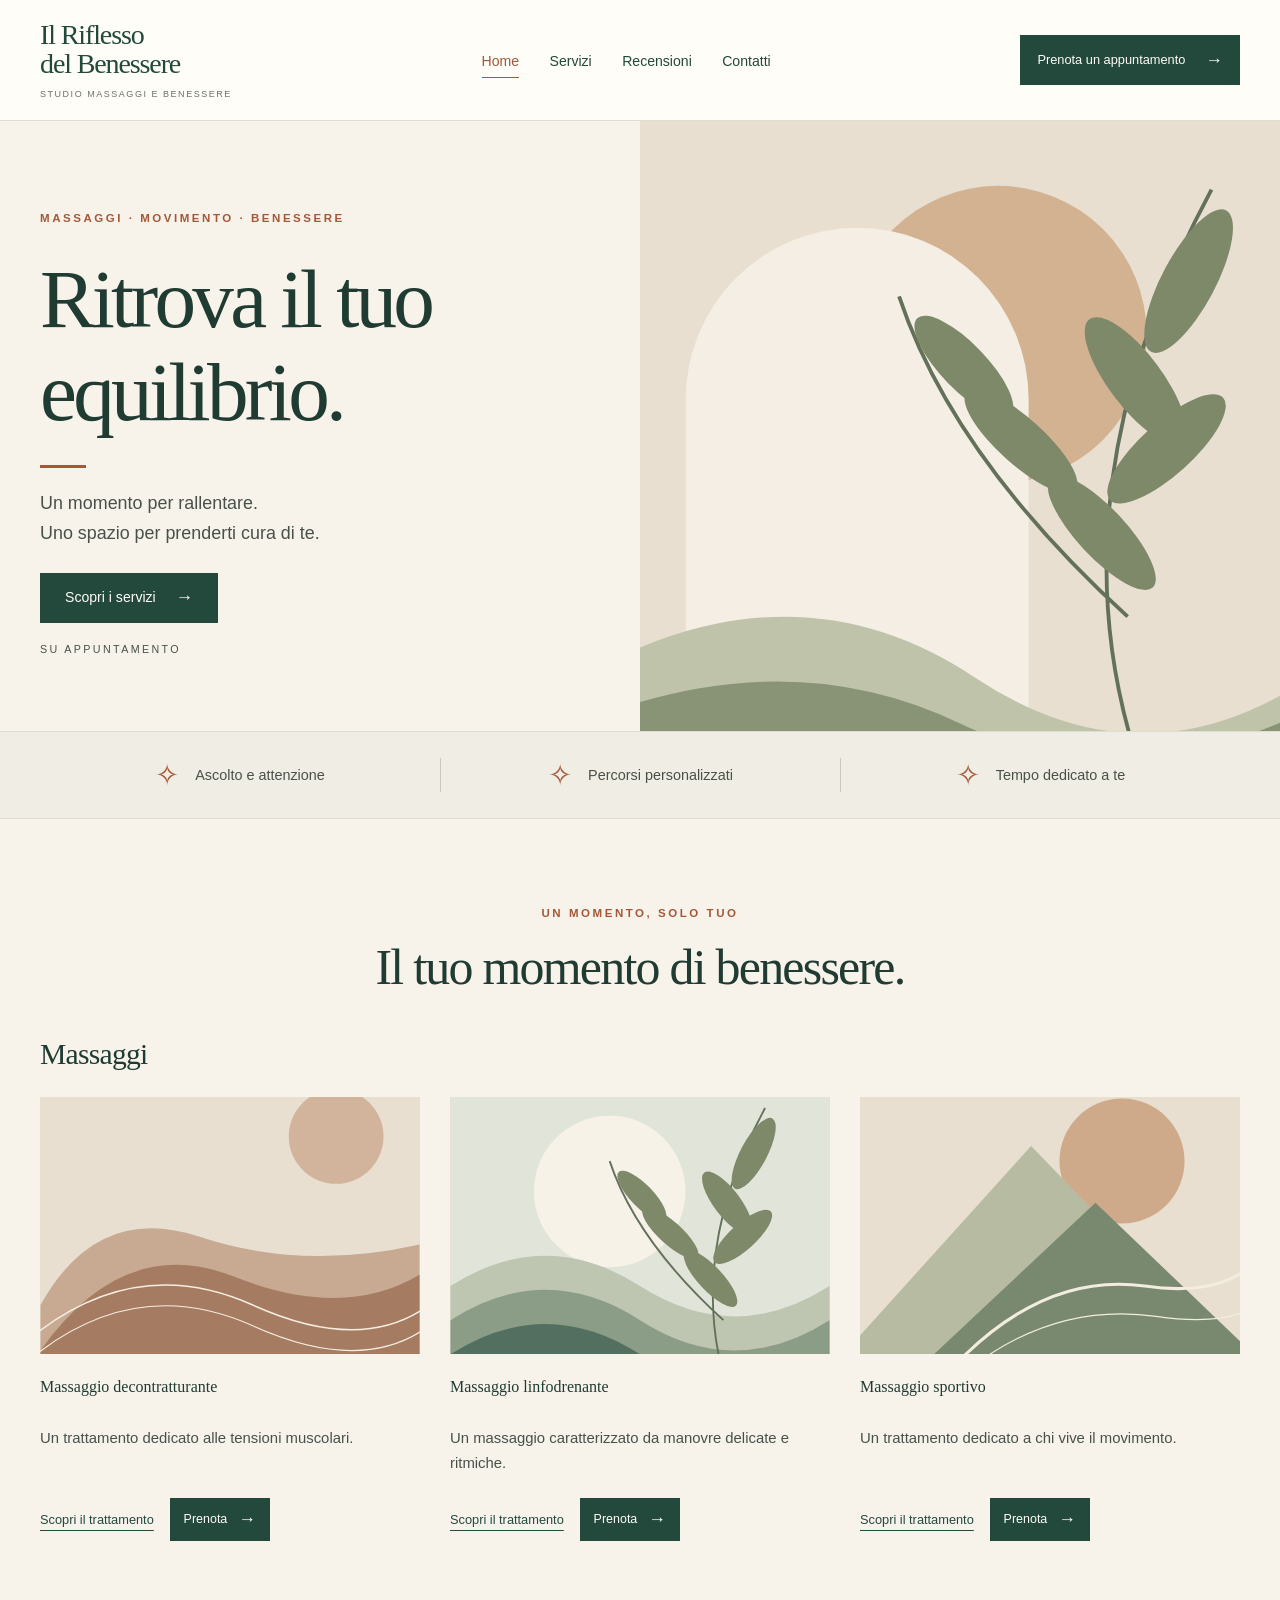
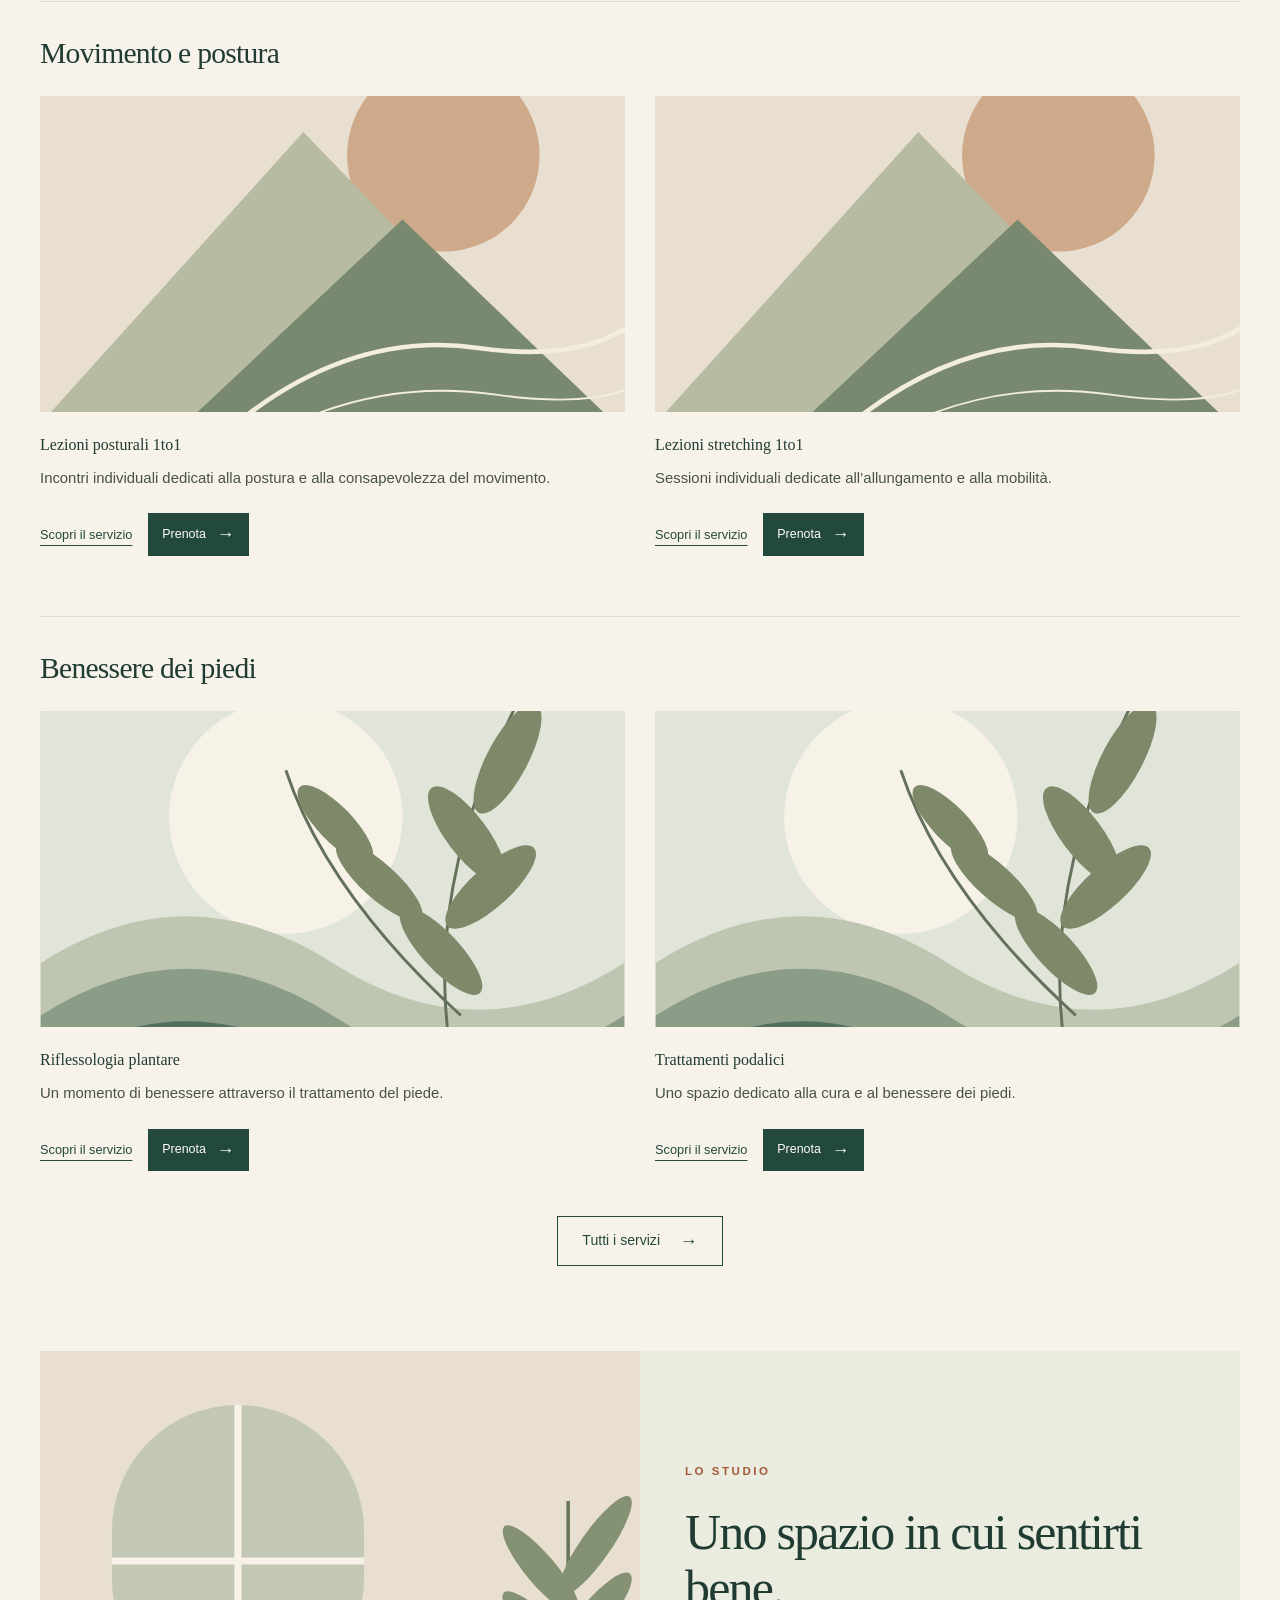
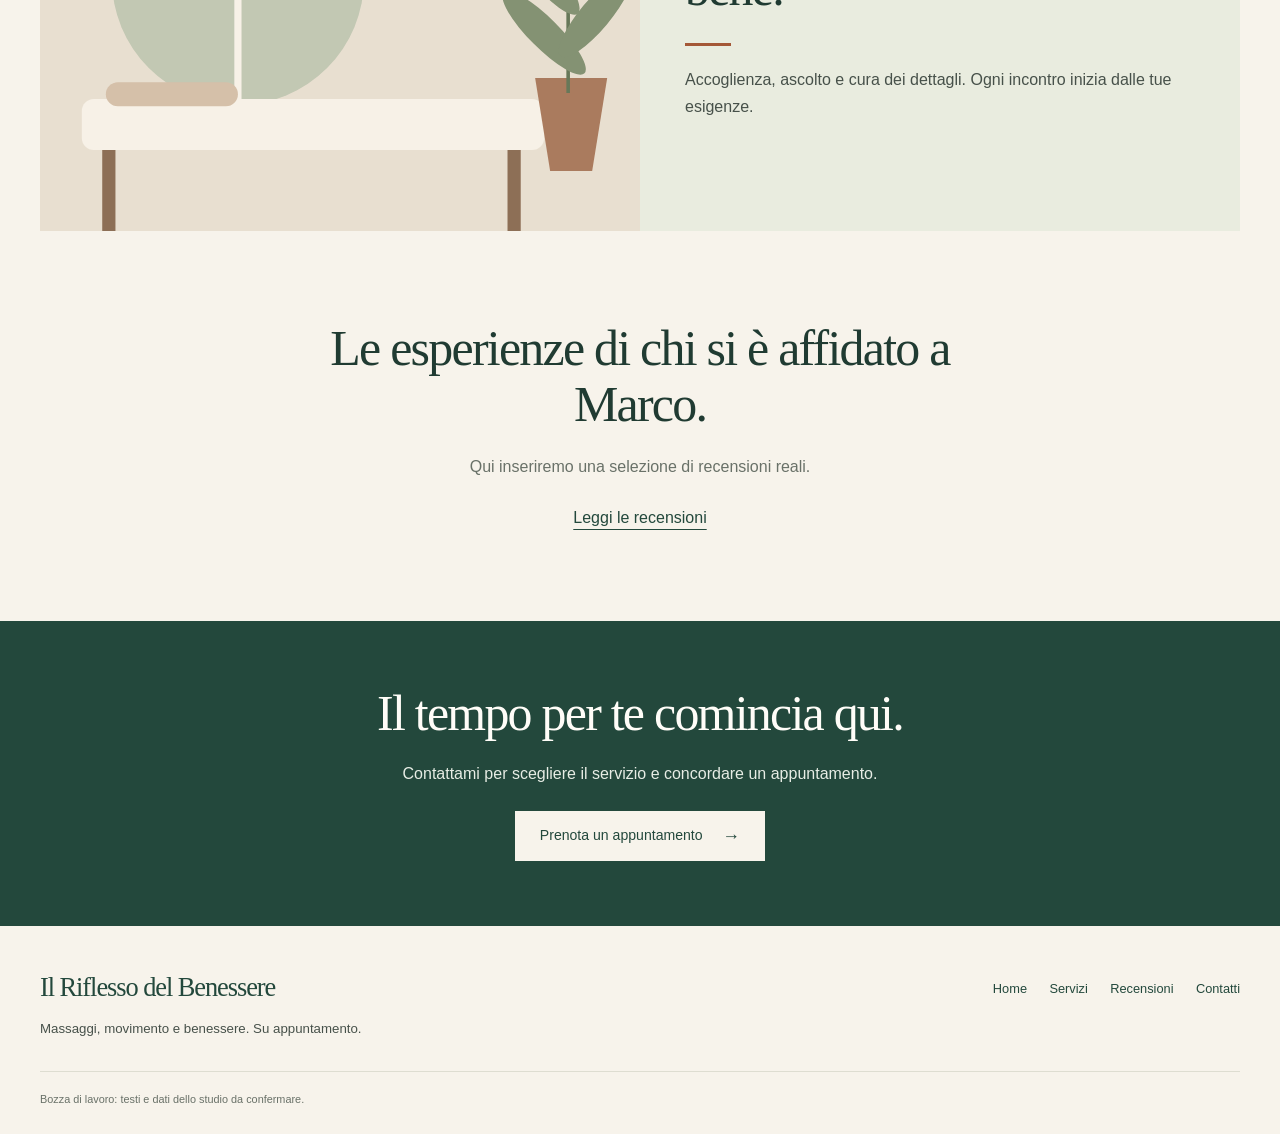
<file: index.html>
<!DOCTYPE html>
<html lang="it">
<head>
  <meta charset="UTF-8">
  <meta name="viewport" content="width=device-width, initial-scale=1.0">
  <meta name="description" content="Massaggi e lezioni individuali per dedicare tempo al tuo benessere.">
  <title>Home | Il Riflesso del Benessere</title>
  <link rel="stylesheet" href="styles.css">
</head>
<body>
  <!-- BOZZA: confermare testi e dati dello studio con Marco.
       Immagini vettoriali decorative provvisorie; sostituire con fotografie dello studio. Prenotazioni tramite collegamento esterno TidyCal. -->
  <a class="skip-link" href="#contenuto">Vai al contenuto</a>
  <header class="site-header">
    <div class="container header-inner">
      <a class="brand" href="index.html"><span class="brand-name">Il Riflesso <span>del Benessere</span></span> <span class="brand-caption">Studio massaggi e benessere</span></a>
      <nav aria-label="Navigazione principale">
        <ul>
          <li><a href="index.html" aria-current="page">Home</a></li>
          <li><a href="servizi.html">Servizi</a></li>
          <li><a href="recensioni.html">Recensioni</a></li>
          <li><a href="contatti.html">Contatti</a></li>
        </ul>
      </nav>
      <a class="button" href="https://tidycal.com/rdbmassaggi/riflessologia-plantare-primo-trattamentovalutazione">Prenota un appuntamento</a>
    </div>
  </header>
  <main id="contenuto">
    <section class="hero" aria-labelledby="hero-title">
      <div class="container hero-inner">
        <div class="hero-content">
          <p class="eyebrow">Massaggi · Movimento · Benessere</p>
          <h1 id="hero-title">Ritrova il tuo equilibrio.</h1>
          <p>Un momento per rallentare.<br>Uno spazio per prenderti cura di te.</p>
          <a class="button" href="servizi.html">Scopri i servizi</a>
          <p>Su appuntamento</p>
        </div>
        <div class="visual"><img src="immagini/equilibrio.svg" alt="" width="1000" height="800" fetchpriority="high"></div>
      </div>
    </section>
    <section class="values" aria-label="L’approccio dello studio">
      <ul class="container">
        <li>Ascolto e attenzione</li>
        <li>Percorsi personalizzati</li>
        <li>Tempo dedicato a te</li>
      </ul>
    </section>
    <section class="featured-services container" aria-labelledby="services-title">
      <p class="eyebrow">Un momento, solo tuo</p>
      <h2 id="services-title">Il tuo momento di benessere.</h2>
      <section class="home-service-group" aria-labelledby="home-massaggi-title">
        <h3 id="home-massaggi-title" class="category-title">Massaggi</h3>
      <div class="services-grid">
        <article class="service-card">
          <div class="visual"><img src="immagini/massaggi.svg" alt="" width="1000" height="800" loading="lazy"></div>
          <h4>Massaggio decontratturante</h4>
          <p>Un trattamento dedicato alle tensioni muscolari.</p>
          <div class="service-actions">
            <a href="servizi.html#decontratturante">Scopri il trattamento</a>
            <a class="button" href="https://tidycal.com/rdbmassaggi/riflessologia-plantare-primo-trattamentovalutazione">Prenota</a>
          </div>
        </article>
        <article class="service-card">
          <div class="visual"><img src="immagini/leggerezza.svg" alt="" width="1000" height="800" loading="lazy"></div>
          <h4>Massaggio linfodrenante</h4>
          <p>Un massaggio caratterizzato da manovre delicate e ritmiche.</p>
          <div class="service-actions">
            <a href="servizi.html#linfodrenante">Scopri il trattamento</a>
            <a class="button" href="https://tidycal.com/rdbmassaggi/riflessologia-plantare-primo-trattamentovalutazione">Prenota</a>
          </div>
        </article>
        <article class="service-card">
          <div class="visual"><img src="immagini/movimento.svg" alt="" width="1000" height="800" loading="lazy"></div>
          <h4>Massaggio sportivo</h4>
          <p>Un trattamento dedicato a chi vive il movimento.</p>
          <div class="service-actions">
            <a href="servizi.html#sportivo">Scopri il trattamento</a>
            <a class="button" href="https://tidycal.com/rdbmassaggi/riflessologia-plantare-primo-trattamentovalutazione">Prenota</a>
          </div>
        </article>
      </div>
      </section>
      <section class="home-service-group" aria-labelledby="home-movimento-title">
        <h3 id="home-movimento-title" class="category-title">Movimento e postura</h3>
        <div class="services-grid services-grid-two">
          <article class="service-card">
            <div class="visual"><img src="immagini/movimento.svg" alt="" width="1000" height="800" loading="lazy"></div>
            <h4>Lezioni posturali 1to1</h4>
            <p>Incontri individuali dedicati alla postura e alla consapevolezza del movimento.</p>
            <div class="service-actions">
              <a href="servizi.html#posturale">Scopri il servizio</a>
              <a class="button" href="https://tidycal.com/rdbmassaggi/riflessologia-plantare-primo-trattamentovalutazione">Prenota</a>
            </div>
          </article>
          <article class="service-card">
            <div class="visual"><img src="immagini/movimento.svg" alt="" width="1000" height="800" loading="lazy"></div>
            <h4>Lezioni stretching 1to1</h4>
            <p>Sessioni individuali dedicate all’allungamento e alla mobilità.</p>
            <div class="service-actions">
              <a href="servizi.html#stretching">Scopri il servizio</a>
              <a class="button" href="https://tidycal.com/rdbmassaggi/riflessologia-plantare-primo-trattamentovalutazione">Prenota</a>
            </div>
          </article>
        </div>
      </section>
      <section class="home-service-group" aria-labelledby="home-piedi-title">
        <h3 id="home-piedi-title" class="category-title">Benessere dei piedi</h3>
        <div class="services-grid services-grid-two">
          <article class="service-card">
            <div class="visual"><img src="immagini/leggerezza.svg" alt="" width="1000" height="800" loading="lazy"></div>
            <h4>Riflessologia plantare</h4>
            <p>Un momento di benessere attraverso il trattamento del piede.</p>
            <div class="service-actions">
              <a href="servizi.html#riflessologia">Scopri il servizio</a>
              <a class="button" href="https://tidycal.com/rdbmassaggi/riflessologia-plantare-primo-trattamentovalutazione">Prenota</a>
            </div>
          </article>
          <article class="service-card">
            <div class="visual"><img src="immagini/leggerezza.svg" alt="" width="1000" height="800" loading="lazy"></div>
            <h4>Trattamenti podalici</h4>
            <p>Uno spazio dedicato alla cura e al benessere dei piedi.</p>
            <div class="service-actions">
              <a href="servizi.html#podalici">Scopri il servizio</a>
              <a class="button" href="https://tidycal.com/rdbmassaggi/riflessologia-plantare-primo-trattamentovalutazione">Prenota</a>
            </div>
          </article>
        </div>
      </section>
      <a class="button" href="servizi.html">Tutti i servizi</a>
    </section>
    <section class="studio container" aria-labelledby="studio-title">
      <div class="visual"><img src="immagini/studio.svg" alt="" width="1000" height="800" loading="lazy"></div>
      <div class="studio-content">
        <p class="eyebrow">Lo studio</p>
        <h2 id="studio-title">Uno spazio in cui sentirti bene.</h2>
        <p>Accoglienza, ascolto e cura dei dettagli. Ogni incontro inizia dalle tue esigenze.</p>
        <!-- Aggiungere presentazione di Marco e qualifiche verificate. -->
      </div>
    </section>
    <section class="reviews-preview container" aria-labelledby="reviews-title">
      <h2 id="reviews-title">Le esperienze di chi si è affidato a Marco.</h2>
      <p>Qui inseriremo una selezione di recensioni reali.</p>
      <a href="recensioni.html">Leggi le recensioni</a>
    </section>
    <section class="contact-cta" aria-labelledby="cta-title">
      <div class="container">
        <h2 id="cta-title">Il tempo per te comincia qui.</h2>
        <p>Contattami per scegliere il servizio e concordare un appuntamento.</p>
        <a class="button" href="https://tidycal.com/rdbmassaggi/riflessologia-plantare-primo-trattamentovalutazione">Prenota un appuntamento</a>
        <!-- Aggiungere collegamento WhatsApp quando il numero sarà confermato. -->
      </div>
    </section>
  </main>
  <footer class="site-footer">
    <div class="container">
      <a class="brand" href="index.html">Il Riflesso del Benessere</a>
      <p>Massaggi, movimento e benessere. Su appuntamento.</p>
      <nav aria-label="Navigazione nel piè di pagina">
        <ul>
          <li><a href="index.html">Home</a></li>
          <li><a href="servizi.html">Servizi</a></li>
          <li><a href="recensioni.html">Recensioni</a></li>
          <li><a href="contatti.html">Contatti</a></li>
        </ul>
      </nav>
      <!-- Inserire dati attività e collegamenti alle informative prima della pubblicazione. -->
      <p class="draft-note">Bozza di lavoro: testi e dati dello studio da confermare.</p>
    </div>
  </footer>
</body>
</html>
</file>
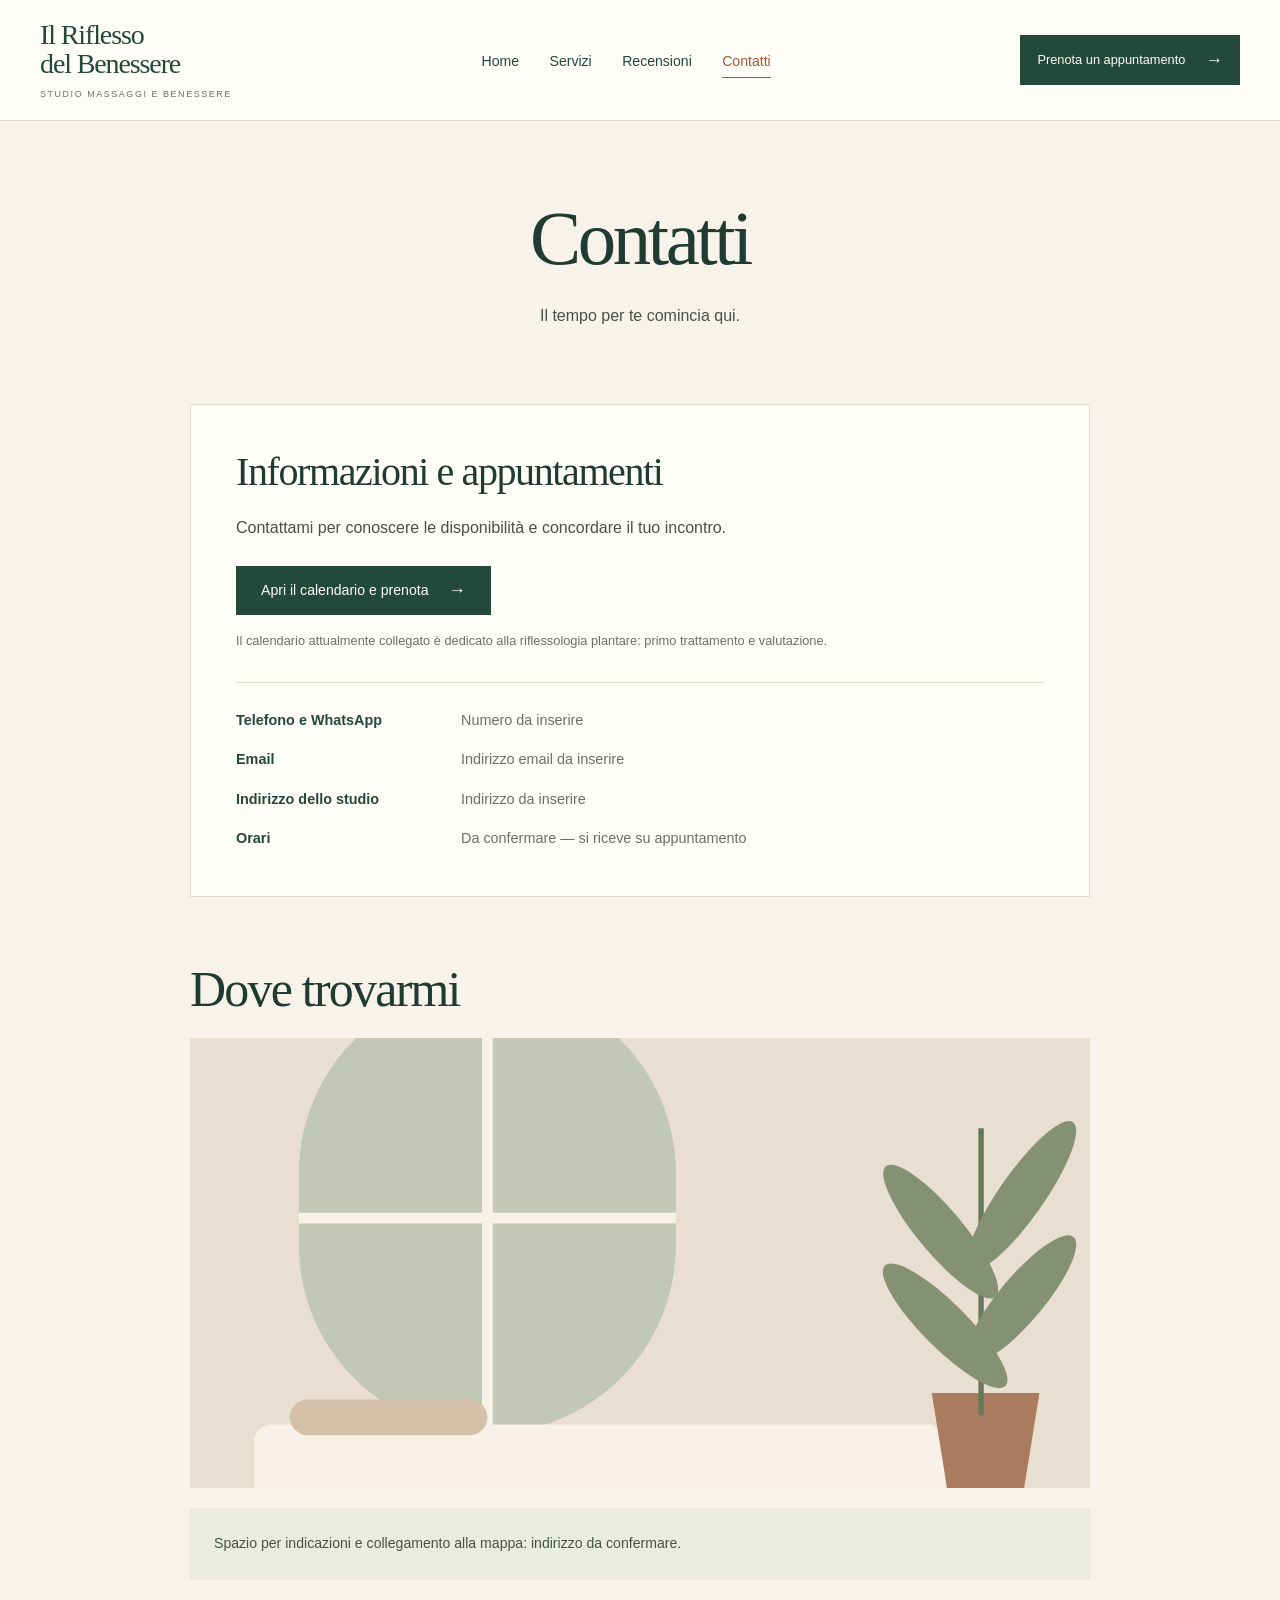
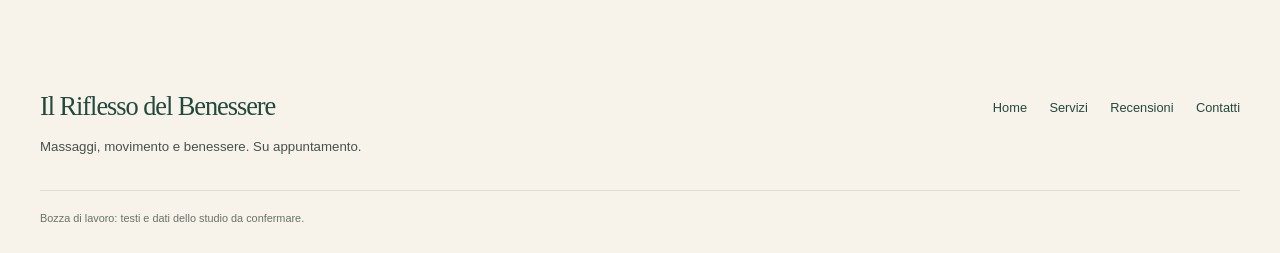
<file: contatti.html>
<!DOCTYPE html>
<html lang="it">
<head>
  <meta charset="UTF-8">
  <meta name="viewport" content="width=device-width, initial-scale=1.0">
  <meta name="description" content="Contatta lo studio per informazioni sui servizi e per concordare un appuntamento.">
  <title>Contatti | Il Riflesso del Benessere</title>
  <link rel="stylesheet" href="styles.css">
</head>
<body>
  <!-- BOZZA: confermare testi e dati dello studio con Marco.
       Immagini vettoriali decorative provvisorie; sostituire con fotografie dello studio. Prenotazioni tramite collegamento esterno TidyCal. -->
  <a class="skip-link" href="#contenuto">Vai al contenuto</a>
  <header class="site-header">
    <div class="container header-inner">
      <a class="brand" href="index.html"><span class="brand-name">Il Riflesso <span>del Benessere</span></span> <span class="brand-caption">Studio massaggi e benessere</span></a>
      <nav aria-label="Navigazione principale">
        <ul>
          <li><a href="index.html">Home</a></li>
          <li><a href="servizi.html">Servizi</a></li>
          <li><a href="recensioni.html">Recensioni</a></li>
          <li><a href="contatti.html" aria-current="page">Contatti</a></li>
        </ul>
      </nav>
      <a class="button" href="https://tidycal.com/rdbmassaggi/riflessologia-plantare-primo-trattamentovalutazione">Prenota un appuntamento</a>
    </div>
  </header>
  <main id="contenuto">
    <section class="page-intro container">
      <h1>Contatti</h1>
      <p>Il tempo per te comincia qui.</p>
    </section>
    <section id="appuntamento" class="contact-details container" aria-labelledby="appointment-title">
      <h2 id="appointment-title">Informazioni e appuntamenti</h2>
      <p>Contattami per conoscere le disponibilità e concordare il tuo incontro.</p>
      <a class="button" href="https://tidycal.com/rdbmassaggi/riflessologia-plantare-primo-trattamentovalutazione">Apri il calendario e prenota</a>
      <p class="booking-note">Il calendario attualmente collegato è dedicato alla riflessologia plantare: primo trattamento e valutazione.</p>
      <dl>
        <dt>Telefono e WhatsApp</dt><dd>Numero da inserire</dd>
        <dt>Email</dt><dd>Indirizzo email da inserire</dd>
        <dt>Indirizzo dello studio</dt><dd>Indirizzo da inserire</dd>
        <dt>Orari</dt><dd>Da confermare — si riceve su appuntamento</dd>
      </dl>
      <!-- Dopo la conferma dei recapiti: collegamenti tel:, mailto: e WhatsApp.
           Calendario TidyCal collegato tramite link esterno.
           Nessun modulo attivo finché non è predisposta la gestione delle richieste. -->
    </section>
    <section class="location container" aria-labelledby="location-title">
      <h2 id="location-title">Dove trovarmi</h2>
      <div class="visual"><img src="immagini/studio.svg" alt="" width="1000" height="800" loading="lazy"></div>
      <div class="map-placeholder"><p>Spazio per indicazioni e collegamento alla mappa: indirizzo da confermare.</p></div>
    </section>
  </main>
  <footer class="site-footer">
    <div class="container">
      <a class="brand" href="index.html">Il Riflesso del Benessere</a>
      <p>Massaggi, movimento e benessere. Su appuntamento.</p>
      <nav aria-label="Navigazione nel piè di pagina">
        <ul>
          <li><a href="index.html">Home</a></li>
          <li><a href="servizi.html">Servizi</a></li>
          <li><a href="recensioni.html">Recensioni</a></li>
          <li><a href="contatti.html">Contatti</a></li>
        </ul>
      </nav>
      <!-- Inserire dati attività e collegamenti alle informative prima della pubblicazione. -->
      <p class="draft-note">Bozza di lavoro: testi e dati dello studio da confermare.</p>
    </div>
  </footer>
</body>
</html>
</file>
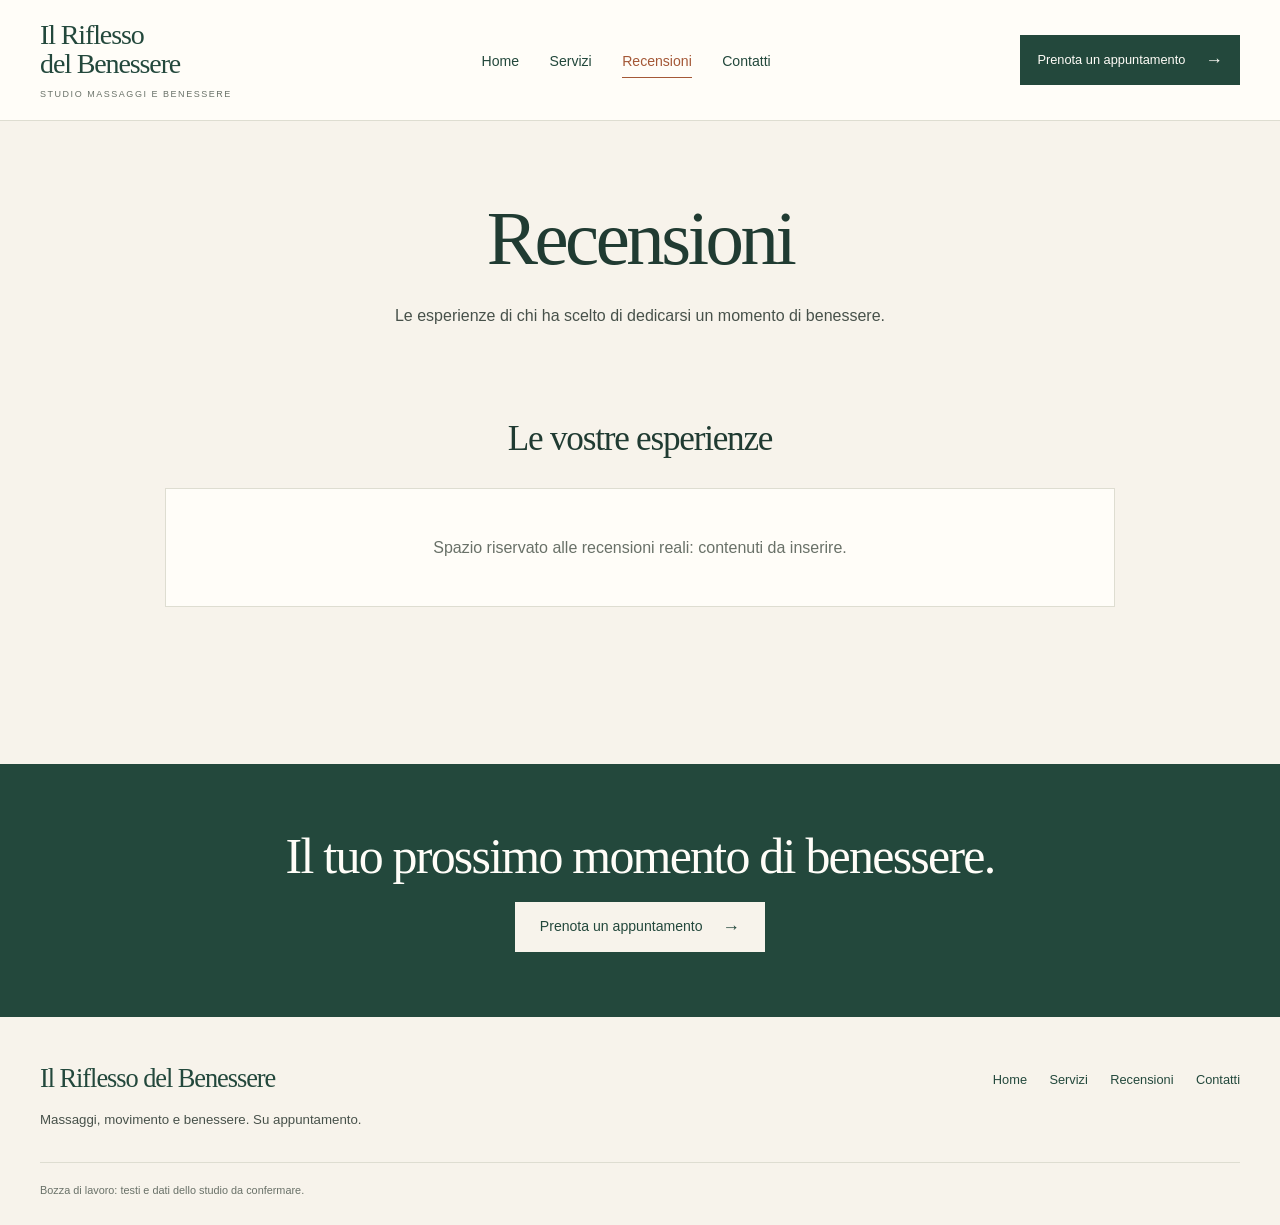
<file: recensioni.html>
<!DOCTYPE html>
<html lang="it">
<head>
  <meta charset="UTF-8">
  <meta name="viewport" content="width=device-width, initial-scale=1.0">
  <meta name="description" content="Le esperienze e le recensioni delle persone che si affidano allo studio.">
  <title>Recensioni | Il Riflesso del Benessere</title>
  <link rel="stylesheet" href="styles.css">
</head>
<body>
  <!-- BOZZA: confermare testi e dati dello studio con Marco.
       Immagini vettoriali decorative provvisorie; sostituire con fotografie dello studio. Prenotazioni tramite collegamento esterno TidyCal. -->
  <a class="skip-link" href="#contenuto">Vai al contenuto</a>
  <header class="site-header">
    <div class="container header-inner">
      <a class="brand" href="index.html"><span class="brand-name">Il Riflesso <span>del Benessere</span></span> <span class="brand-caption">Studio massaggi e benessere</span></a>
      <nav aria-label="Navigazione principale">
        <ul>
          <li><a href="index.html">Home</a></li>
          <li><a href="servizi.html">Servizi</a></li>
          <li><a href="recensioni.html" aria-current="page">Recensioni</a></li>
          <li><a href="contatti.html">Contatti</a></li>
        </ul>
      </nav>
      <a class="button" href="https://tidycal.com/rdbmassaggi/riflessologia-plantare-primo-trattamentovalutazione">Prenota un appuntamento</a>
    </div>
  </header>
  <main id="contenuto">
    <section class="page-intro container">
      <h1>Recensioni</h1>
      <p>Le esperienze di chi ha scelto di dedicarsi un momento di benessere.</p>
    </section>
    <section class="reviews container" aria-labelledby="reviews-list-title">
      <h2 id="reviews-list-title">Le vostre esperienze</h2>
      <div class="reviews-grid">
        <p class="content-placeholder">Spazio riservato alle recensioni reali: contenuti da inserire.</p>
        <!-- Struttura prevista per ciascuna recensione:
        <figure class="review-card">
          <blockquote><p>Testo autentico della recensione.</p></blockquote>
          <figcaption>Nome autorizzato e fonte verificata.</figcaption>
        </figure>
        Non inserire testimonianze, valutazioni o conteggi inventati.
        -->
      </div>
      <!-- Aggiungere eventuale collegamento al profilo recensioni verificato dello studio. -->
    </section>
    <section class="contact-cta container">
      <h2>Il tuo prossimo momento di benessere.</h2>
      <a class="button" href="https://tidycal.com/rdbmassaggi/riflessologia-plantare-primo-trattamentovalutazione">Prenota un appuntamento</a>
    </section>
  </main>
  <footer class="site-footer">
    <div class="container">
      <a class="brand" href="index.html">Il Riflesso del Benessere</a>
      <p>Massaggi, movimento e benessere. Su appuntamento.</p>
      <nav aria-label="Navigazione nel piè di pagina">
        <ul>
          <li><a href="index.html">Home</a></li>
          <li><a href="servizi.html">Servizi</a></li>
          <li><a href="recensioni.html">Recensioni</a></li>
          <li><a href="contatti.html">Contatti</a></li>
        </ul>
      </nav>
      <!-- Inserire dati attività e collegamenti alle informative prima della pubblicazione. -->
      <p class="draft-note">Bozza di lavoro: testi e dati dello studio da confermare.</p>
    </div>
  </footer>
</body>
</html>
</file>
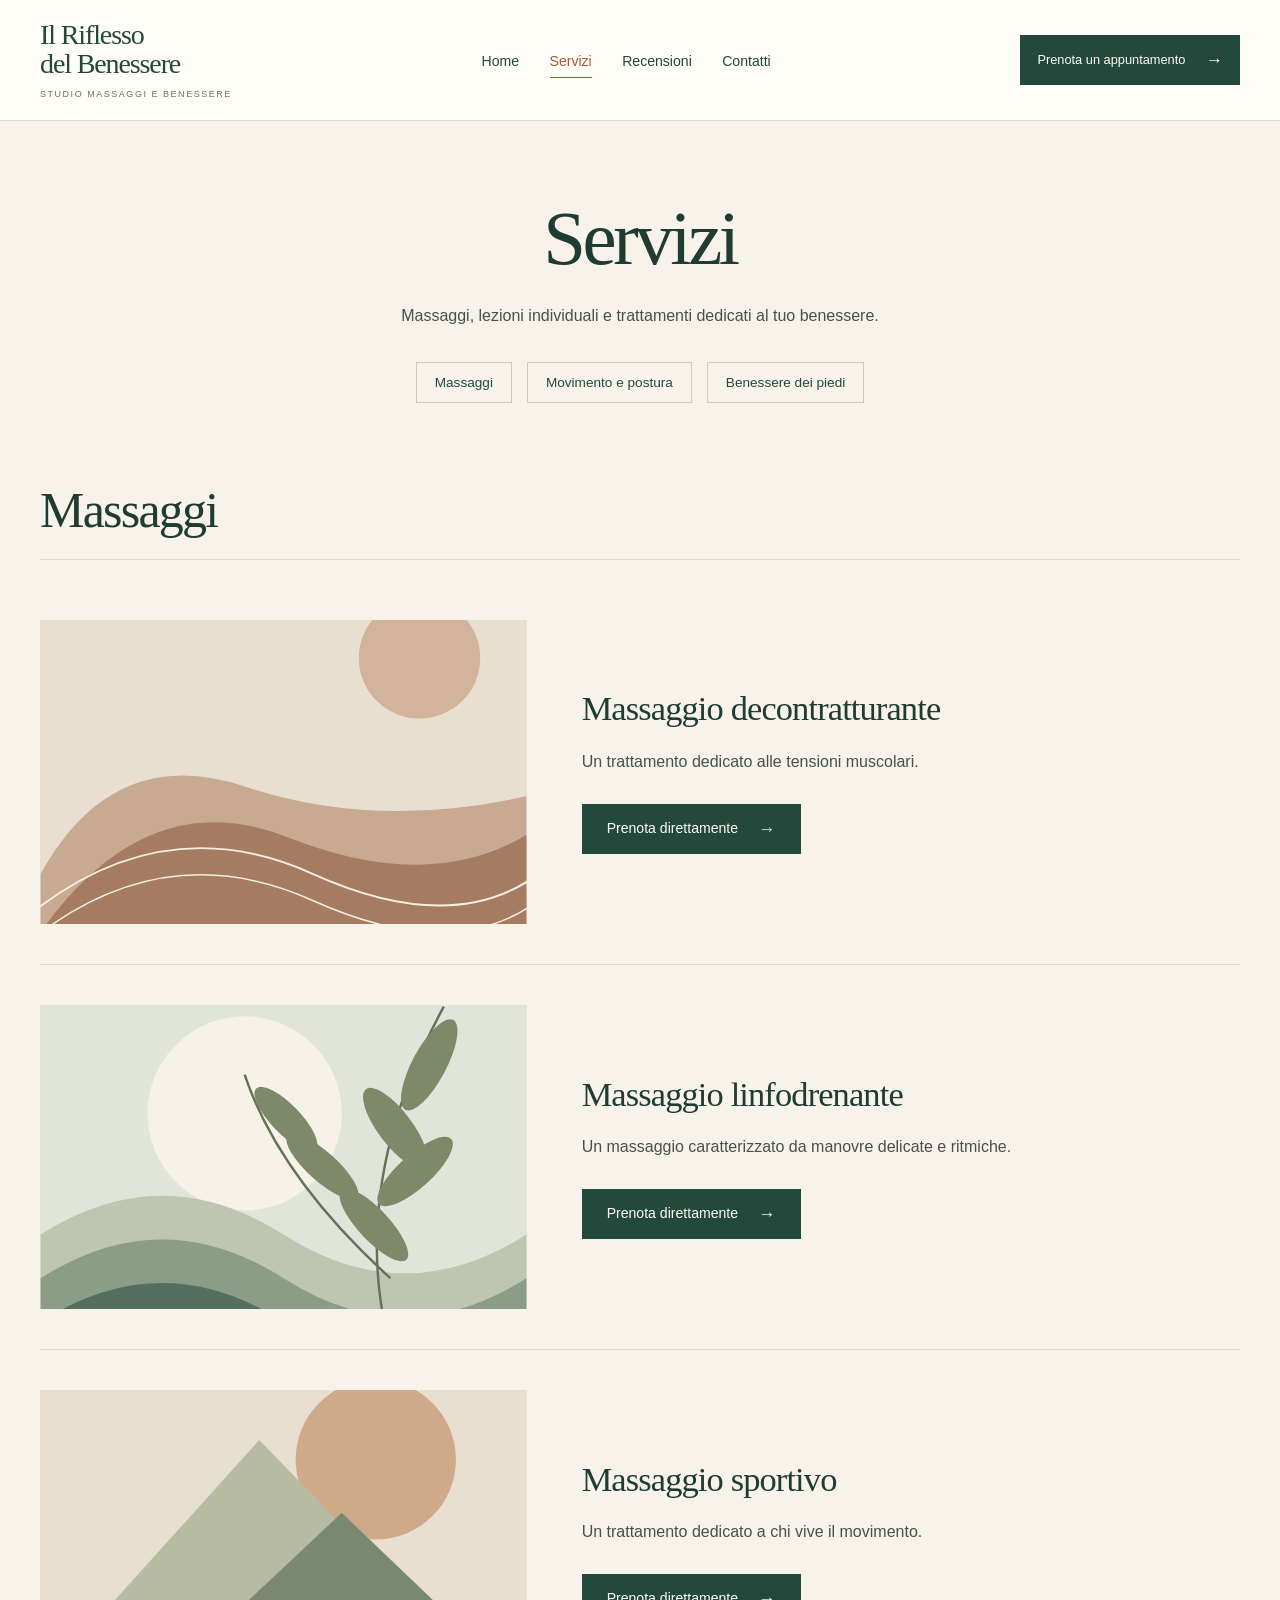
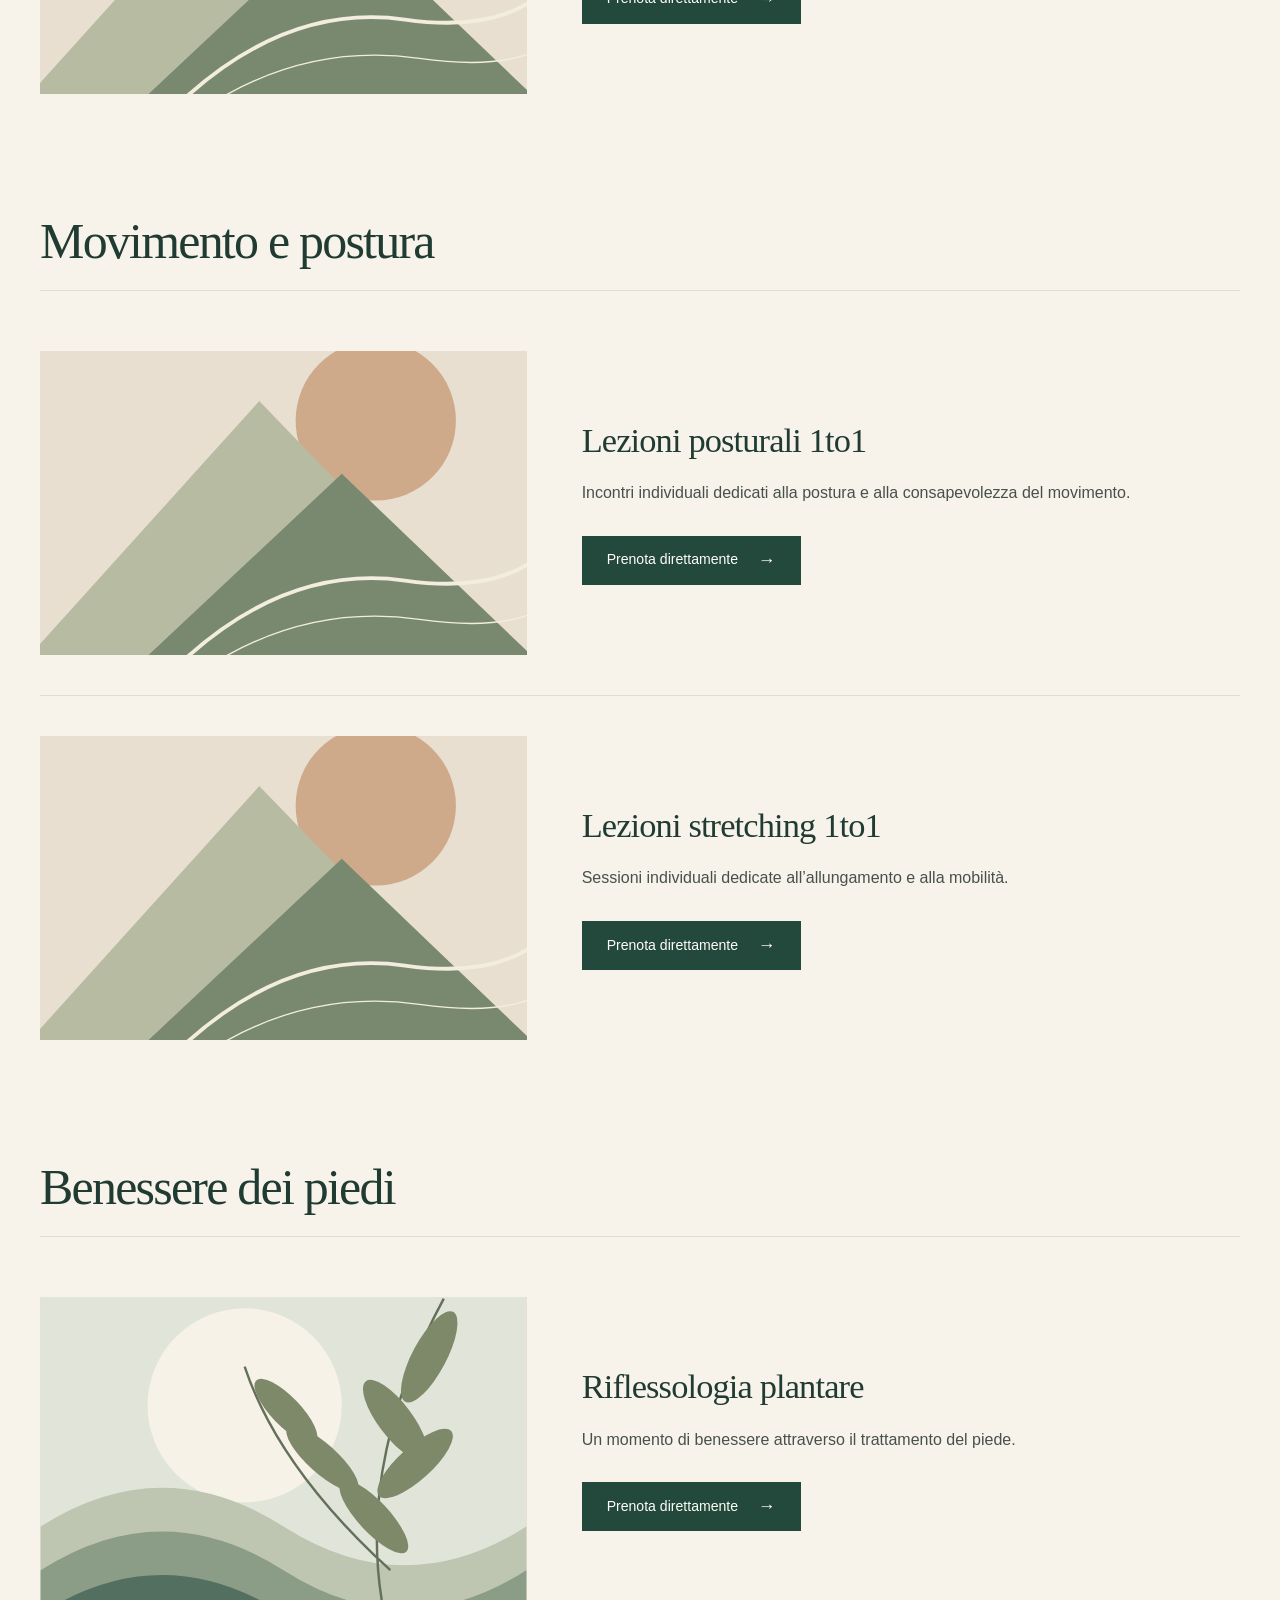
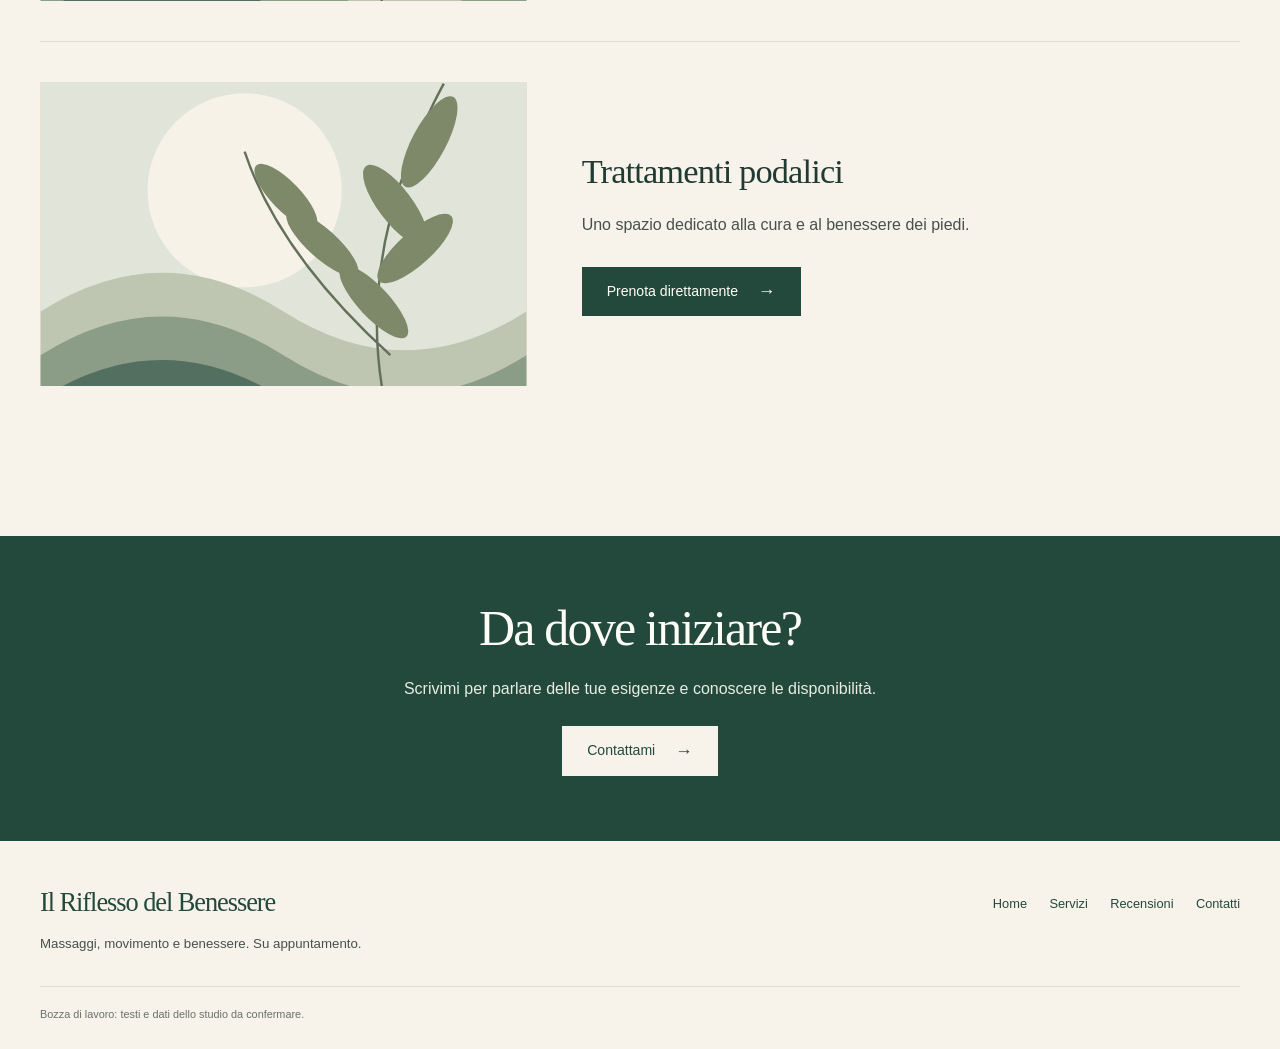
<file: servizi.html>
<!DOCTYPE html>
<html lang="it">
<head>
  <meta charset="UTF-8">
  <meta name="viewport" content="width=device-width, initial-scale=1.0">
  <meta name="description" content="Scopri massaggi, lezioni posturali e stretching individuali, riflessologia plantare e trattamenti podalici.">
  <title>Servizi | Il Riflesso del Benessere</title>
  <link rel="stylesheet" href="styles.css">
</head>
<body>
  <!-- BOZZA: confermare testi e dati dello studio con Marco.
       Immagini vettoriali decorative provvisorie; sostituire con fotografie dello studio. Prenotazioni tramite collegamento esterno TidyCal. -->
  <a class="skip-link" href="#contenuto">Vai al contenuto</a>
  <header class="site-header">
    <div class="container header-inner">
      <a class="brand" href="index.html"><span class="brand-name">Il Riflesso <span>del Benessere</span></span> <span class="brand-caption">Studio massaggi e benessere</span></a>
      <nav aria-label="Navigazione principale">
        <ul>
          <li><a href="index.html">Home</a></li>
          <li><a href="servizi.html" aria-current="page">Servizi</a></li>
          <li><a href="recensioni.html">Recensioni</a></li>
          <li><a href="contatti.html">Contatti</a></li>
        </ul>
      </nav>
      <a class="button" href="https://tidycal.com/rdbmassaggi/riflessologia-plantare-primo-trattamentovalutazione">Prenota un appuntamento</a>
    </div>
  </header>
  <main id="contenuto">
    <section class="page-intro container">
      <h1>Servizi</h1>
      <p>Massaggi, lezioni individuali e trattamenti dedicati al tuo benessere.</p>
      <nav aria-label="Categorie dei servizi">
        <ul>
          <li><a href="#massaggi">Massaggi</a></li>
          <li><a href="#movimento">Movimento e postura</a></li>
          <li><a href="#piedi">Benessere dei piedi</a></li>
        </ul>
      </nav>
    </section>
    <section id="massaggi" class="service-category container" aria-labelledby="massaggi-title">
      <h2 id="massaggi-title">Massaggi</h2>
      <article id="decontratturante" class="service-detail">
        <div class="visual"><img src="immagini/massaggi.svg" alt="" width="1000" height="800" loading="lazy"></div>
        <div>
          <h3>Massaggio decontratturante</h3>
          <p>Un trattamento dedicato alle tensioni muscolari.</p>
          <!-- Da confermare: descrizione completa, modalità, durata ed eventuale prezzo. -->
          <a class="button" href="https://tidycal.com/rdbmassaggi/riflessologia-plantare-primo-trattamentovalutazione">Prenota direttamente</a>
        </div>
      </article>
      <article id="linfodrenante" class="service-detail">
        <div class="visual"><img src="immagini/leggerezza.svg" alt="" width="1000" height="800" loading="lazy"></div>
        <div>
          <h3>Massaggio linfodrenante</h3>
          <p>Un massaggio caratterizzato da manovre delicate e ritmiche.</p>
          <!-- Da confermare: descrizione completa, modalità, durata ed eventuale prezzo. -->
          <a class="button" href="https://tidycal.com/rdbmassaggi/riflessologia-plantare-primo-trattamentovalutazione">Prenota direttamente</a>
        </div>
      </article>
      <article id="sportivo" class="service-detail">
        <div class="visual"><img src="immagini/movimento.svg" alt="" width="1000" height="800" loading="lazy"></div>
        <div>
          <h3>Massaggio sportivo</h3>
          <p>Un trattamento dedicato a chi vive il movimento.</p>
          <!-- Da confermare: descrizione completa, modalità, durata ed eventuale prezzo. -->
          <a class="button" href="https://tidycal.com/rdbmassaggi/riflessologia-plantare-primo-trattamentovalutazione">Prenota direttamente</a>
        </div>
      </article>
    </section>
    <section id="movimento" class="service-category container" aria-labelledby="movimento-title">
      <h2 id="movimento-title">Movimento e postura</h2>
      <article id="posturale" class="service-detail">
        <div class="visual"><img src="immagini/movimento.svg" alt="" width="1000" height="800" loading="lazy"></div>
        <div>
          <h3>Lezioni posturali 1to1</h3>
          <p>Incontri individuali dedicati alla postura e alla consapevolezza del movimento.</p>
          <!-- Da confermare: descrizione completa, modalità, durata ed eventuale prezzo. -->
          <a class="button" href="https://tidycal.com/rdbmassaggi/riflessologia-plantare-primo-trattamentovalutazione">Prenota direttamente</a>
        </div>
      </article>
      <article id="stretching" class="service-detail">
        <div class="visual"><img src="immagini/movimento.svg" alt="" width="1000" height="800" loading="lazy"></div>
        <div>
          <h3>Lezioni stretching 1to1</h3>
          <p>Sessioni individuali dedicate all’allungamento e alla mobilità.</p>
          <!-- Da confermare: descrizione completa, modalità, durata ed eventuale prezzo. -->
          <a class="button" href="https://tidycal.com/rdbmassaggi/riflessologia-plantare-primo-trattamentovalutazione">Prenota direttamente</a>
        </div>
      </article>
    </section>
    <section id="piedi" class="service-category container" aria-labelledby="piedi-title">
      <h2 id="piedi-title">Benessere dei piedi</h2>
      <article id="riflessologia" class="service-detail">
        <div class="visual"><img src="immagini/leggerezza.svg" alt="" width="1000" height="800" loading="lazy"></div>
        <div>
          <h3>Riflessologia plantare</h3>
          <p>Un momento di benessere attraverso il trattamento del piede.</p>
          <!-- Da confermare: descrizione completa, modalità, durata ed eventuale prezzo. -->
          <a class="button" href="https://tidycal.com/rdbmassaggi/riflessologia-plantare-primo-trattamentovalutazione">Prenota direttamente</a>
        </div>
      </article>
      <article id="podalici" class="service-detail">
        <div class="visual"><img src="immagini/leggerezza.svg" alt="" width="1000" height="800" loading="lazy"></div>
        <div>
          <h3>Trattamenti podalici</h3>
          <p>Uno spazio dedicato alla cura e al benessere dei piedi.</p>
          <!-- Da confermare: descrizione completa, modalità, durata ed eventuale prezzo. -->
          <a class="button" href="https://tidycal.com/rdbmassaggi/riflessologia-plantare-primo-trattamentovalutazione">Prenota direttamente</a>
        </div>
      </article>
    </section>
    <section class="contact-cta container">
      <h2>Da dove iniziare?</h2>
      <p>Scrivimi per parlare delle tue esigenze e conoscere le disponibilità.</p>
      <a class="button" href="contatti.html#appuntamento">Contattami</a>
    </section>
  </main>
  <footer class="site-footer">
    <div class="container">
      <a class="brand" href="index.html">Il Riflesso del Benessere</a>
      <p>Massaggi, movimento e benessere. Su appuntamento.</p>
      <nav aria-label="Navigazione nel piè di pagina">
        <ul>
          <li><a href="index.html">Home</a></li>
          <li><a href="servizi.html">Servizi</a></li>
          <li><a href="recensioni.html">Recensioni</a></li>
          <li><a href="contatti.html">Contatti</a></li>
        </ul>
      </nav>
      <!-- Inserire dati attività e collegamenti alle informative prima della pubblicazione. -->
      <p class="draft-note">Bozza di lavoro: testi e dati dello studio da confermare.</p>
    </div>
  </footer>
</body>
</html>
</file>
<file: styles.css>
/* Il Riflesso del Benessere — prima proposta visiva */
:root{--ivory:#f7f3eb;--paper:#fffdf8;--forest:#23483c;--ink:#203b32;--text:#47514a;--muted:#697168;--clay:#a45837;--line:#deddd1;--sage:#e9ecdf;--serif:Georgia,'Times New Roman',serif;--sans:'Segoe UI',Arial,sans-serif}
*{box-sizing:border-box}html{scroll-behavior:smooth;scroll-padding-top:2rem}body{margin:0;background:var(--ivory);color:var(--text);font:16px/1.7 var(--sans);-webkit-font-smoothing:antialiased}img{display:block;max-width:100%;height:auto}a{color:var(--forest);text-underline-offset:6px;text-decoration-thickness:1px}a:hover{color:var(--clay)}a:focus-visible{outline:3px solid var(--clay);outline-offset:5px}h1,h2,h3,h4{font-family:var(--serif);font-weight:400;color:var(--ink);line-height:1.12;margin:0 0 1.25rem}h1{font-size:clamp(3rem,6.5vw,6rem);letter-spacing:-.045em}h2{font-size:clamp(2.1rem,3.9vw,3.5rem);letter-spacing:-.035em}h3{font-size:clamp(1.55rem,2.1vw,2rem);letter-spacing:-.025em}p{margin:0 0 1.5rem}ul{padding:0;list-style:none;margin:0}.container{width:min(1200px,calc(100% - 80px));margin-inline:auto}.eyebrow{color:var(--clay);font-size:.72rem;letter-spacing:.22em;text-transform:uppercase;font-weight:600}.button{display:inline-flex;align-items:center;justify-content:center;gap:1.25rem;min-height:48px;padding:.72rem 1.5rem;background:var(--forest);border:1px solid var(--forest);color:var(--paper);text-decoration:none;font-size:.88rem;line-height:1.4;transition:background .2s,color .2s}.button::after{content:'→';font-size:1.1rem}.button:hover{background:#18382e;color:white}.skip-link{position:absolute;left:20px;top:-100px;background:var(--paper);padding:10px;z-index:10}.skip-link:focus{top:10px}.site-header{background:var(--paper);border-bottom:1px solid var(--line)}.header-inner{display:flex;align-items:center;justify-content:space-between;gap:2rem;min-height:120px;padding-block:20px}.brand{display:block;color:var(--forest);text-decoration:none;font:1.75rem/1.05 var(--serif);letter-spacing:-.04em}.brand-name{display:block}.brand-name>span{display:block}.brand-caption{display:block;margin-top:9px;color:var(--muted);font:9px/1.4 var(--sans);text-transform:uppercase;letter-spacing:.17em}.site-header nav ul,.site-footer nav ul{display:flex;flex-wrap:wrap;gap:1.9rem}.site-header nav a{font-size:.88rem;text-decoration:none;padding-block:8px}.site-header nav a[aria-current]{color:var(--clay);border-bottom:1px solid var(--clay)}.header-inner>.button{font-size:.8rem;padding-inline:1rem}.hero{overflow:hidden}.hero-inner{display:grid;grid-template-columns:1fr 1fr;align-items:stretch;gap:0;min-height:610px}.hero-content{padding:80px 55px 65px 0;align-self:center}.hero-content>p:not(.eyebrow){font-size:1.12rem}.hero-content>p:last-child{font-size:.67rem;text-transform:uppercase;letter-spacing:.22em;margin:1.1rem 0 0}.hero .visual{margin-right:min(-40px,calc((1200px - 100vw)/2));height:100%;min-height:610px}.visual{overflow:hidden;background:#e8dfd0}.visual img{width:100%;height:100%;object-fit:cover}.hero h1::after,.studio h2::after{content:'';display:block;width:46px;height:3px;background:var(--clay);margin-top:1.6rem}.values{border-block:1px solid var(--line);background:#f0ede4}.values ul{display:grid;grid-template-columns:repeat(3,1fr);padding-block:26px}.values li{display:flex;justify-content:center;align-items:center;gap:1rem;font-size:.9rem}.values li+li{border-left:1px solid #c7cabd}.values li::before{content:'✧';font:1.8rem var(--serif);color:var(--clay)}.featured-services{padding-block:85px;text-align:center}.featured-services>.eyebrow{margin-bottom:1rem}.featured-services>h2{margin-bottom:42px}.services-grid{display:grid;grid-template-columns:repeat(3,minmax(0,1fr));gap:30px;text-align:left}.service-card{display:flex;flex-direction:column;min-width:0}.service-card .visual{aspect-ratio:1.48;margin-bottom:24px}.service-card :is(h3,h4){max-width:280px;min-height:2.25em;margin-bottom:12px}.service-card>p{font-size:.93rem;margin-bottom:22px}.service-actions{display:flex;align-items:center;gap:16px;flex-wrap:wrap;margin-top:auto}.service-actions>a:first-child{font-size:.8rem;white-space:nowrap}.service-actions .button{min-height:40px;padding:.5rem .8rem;font-size:.78rem;gap:.7rem}.featured-services>.button{margin-top:45px;background:transparent;color:var(--forest)}.featured-services>.button:hover{background:var(--forest);color:var(--paper)}.studio{display:grid;grid-template-columns:1fr 1fr;background:var(--sage);align-items:stretch}.studio .visual{min-height:430px}.studio-content{padding:65px 45px;align-self:center}.studio-content>p:last-child{margin-bottom:0}.reviews-preview{text-align:center;padding-block:90px}.reviews-preview h2{max-width:760px;margin-inline:auto}.reviews-preview p{color:var(--muted)}.contact-cta{background:var(--forest);color:#e7ede5;text-align:center;padding:65px 30px}.contact-cta h2{color:var(--paper);margin-bottom:18px}.contact-cta p{max-width:650px;margin-inline:auto}.contact-cta .button{background:var(--ivory);border-color:var(--ivory);color:var(--forest)}.contact-cta .button:hover{background:#e3e7d8}.contact-cta.container{width:100%;margin-top:60px}.site-footer{padding:48px 0 25px}.site-footer>.container{display:grid;grid-template-columns:1fr 1fr;gap:16px 50px;align-items:start}.site-footer .brand{font-size:1.65rem}.site-footer p{font-size:.83rem;margin:0}.site-footer nav{grid-column:2;grid-row:1}.site-footer nav ul{justify-content:flex-end;gap:1.4rem}.site-footer nav a{font-size:.8rem;text-decoration:none}.site-footer .draft-note{grid-column:1/-1;border-top:1px solid var(--line);padding-top:18px;margin-top:15px;font-size:.68rem;color:var(--muted)}.page-intro{padding-block:75px 50px;max-width:1000px;text-align:center}.page-intro h1{font-size:clamp(3.2rem,6vw,5rem)}.page-intro>p{max-width:650px;margin-inline:auto}.page-intro nav ul{display:flex;justify-content:center;flex-wrap:wrap;gap:15px;margin-top:32px}.page-intro nav a{display:block;border:1px solid #c9cdbf;padding:8px 18px;font-size:.85rem;text-decoration:none}.page-intro nav a:hover{background:var(--sage)}.service-category{padding-block:30px 50px}.service-category>h2{padding-bottom:20px;border-bottom:1px solid var(--line);margin-bottom:35px}.service-detail{display:grid;grid-template-columns:.85fr 1.15fr;gap:55px;align-items:center;padding-block:25px 40px;scroll-margin-top:25px}.service-detail .visual{aspect-ratio:1.6}.service-detail h3{font-size:2.15rem}.service-detail .button{margin-top:5px}.service-detail+.service-detail{border-top:1px solid var(--line);padding-top:40px}.reviews{min-height:300px;max-width:950px;padding-block:15px 65px;text-align:center}.reviews h2{font-size:2.2rem}.reviews-grid{margin-top:30px;border:1px solid var(--line);padding:45px;background:var(--paper)}.content-placeholder{color:var(--muted);margin:0}.contact-details{background:var(--paper);border:1px solid var(--line);padding:45px;max-width:900px}.contact-details h2{font-size:2.5rem}.booking-note{font-size:.8rem;color:var(--muted);margin:15px 0 30px;max-width:600px}.contact-details dl{display:grid;grid-template-columns:200px 1fr;gap:15px 25px;padding-top:25px;border-top:1px solid var(--line);margin:0}.contact-details dt{font-weight:600;color:var(--forest);font-size:.9rem}.contact-details dd{margin:0;color:var(--muted);font-size:.9rem}.location{padding-block:65px;max-width:900px}.location .visual{aspect-ratio:2}.map-placeholder{margin-top:20px;padding:24px;background:var(--sage);font-size:.88rem}.map-placeholder p{margin:0}
@media(min-width:1500px){.hero .visual{margin-right:-100px}}
@media(max-width:1050px){.container{width:calc(100% - 48px)}.header-inner{gap:20px;flex-wrap:wrap}.site-header nav ul{gap:22px}.header-inner>.button{display:none}.hero-inner{min-height:530px}.hero .visual{margin-right:-24px;min-height:530px}.hero-content{padding:55px 30px 55px 0}.services-grid{gap:22px}.service-actions{gap:12px}.studio-content{padding:35px}.service-detail{gap:35px}}
@media(max-width:650px){body{font-size:15px}.container{width:calc(100% - 40px)}.header-inner{display:block;min-height:0;padding-block:22px 16px;text-align:center}.brand{font-size:1.55rem}.brand-name>span{display:inline}.brand-caption{font-size:8px}.site-header nav ul{justify-content:center;gap:26px;margin-top:20px}.site-header nav a{font-size:.8rem}.hero-inner{display:flex;flex-direction:column;min-height:0}.hero-content{padding:45px 0 35px}.hero h1{font-size:3.8rem;max-width:400px}.hero-content>p:not(.eyebrow){font-size:1rem}.hero .visual{min-height:0;height:310px;margin:0 -20px}.hero .visual img{object-position:50% 40%}.eyebrow{font-size:.62rem;letter-spacing:.17em}.values ul{display:flex;flex-direction:column;gap:12px;padding-block:20px}.values li{font-size:.83rem;justify-content:flex-start;padding-left:15px}.values li+li{border:0}.values li::before{font-size:1.4rem}.featured-services{padding-block:50px}.services-grid{grid-template-columns:1fr;gap:40px}.featured-services>h2{margin-bottom:30px}.service-card .visual{aspect-ratio:1.55;margin-bottom:20px}.service-card :is(h3,h4){font-size:1.8rem;max-width:none;min-height:0}.service-card>p{margin-bottom:18px}.service-actions{justify-content:space-between;gap:12px}.service-actions>a:first-child{font-size:.85rem}.service-actions .button{min-height:44px}.studio{grid-template-columns:1fr}.studio .visual{min-height:0;aspect-ratio:1.3}.studio-content{padding:35px 25px}.reviews-preview{padding-block:55px}.contact-cta{padding:45px 20px}.contact-cta h2{font-size:2.45rem}.site-footer>.container{display:block}.site-footer p{margin-top:15px}.site-footer nav ul{justify-content:flex-start;gap:23px;margin-top:24px}.site-footer .draft-note{margin-top:25px}.page-intro{padding-block:45px 25px}.page-intro nav ul{gap:8px}.page-intro nav a{padding:8px 12px;font-size:.78rem}.service-category{padding-block:20px 25px}.service-category>h2{font-size:2rem;margin-bottom:20px}.service-detail{grid-template-columns:1fr;gap:25px;padding-block:10px 30px}.service-detail h3{font-size:1.9rem}.service-detail+.service-detail{padding-top:30px}.reviews{padding-block:20px 45px;min-height:250px}.reviews-grid{padding:30px 20px}.contact-details{padding:25px 20px}.contact-details h2{font-size:2rem}.contact-details dl{grid-template-columns:1fr;gap:5px}.contact-details dd{margin-bottom:14px}.location{padding-block:40px}.location .visual{aspect-ratio:1.4}}
@media(prefers-reduced-motion:reduce){html{scroll-behavior:auto}.button{transition:none}}

/* Le tre macro aree della home: 3 + 2 + 2 servizi. */
.home-service-group{text-align:left;margin-top:38px}
.home-service-group+.home-service-group{margin-top:60px;padding-top:35px;border-top:1px solid var(--line)}
.category-title{font-size:1.85rem;margin-bottom:26px}
.services-grid-two{grid-template-columns:repeat(2,minmax(0,1fr))}
.services-grid-two .visual{aspect-ratio:1.85}
.services-grid-two .service-card :is(h3,h4){max-width:none;min-height:0}
@media(max-width:650px){.services-grid-two{grid-template-columns:1fr}.services-grid-two .visual{aspect-ratio:1.55}.home-service-group+.home-service-group{margin-top:40px;padding-top:28px}.category-title{font-size:1.7rem}}
</file>
